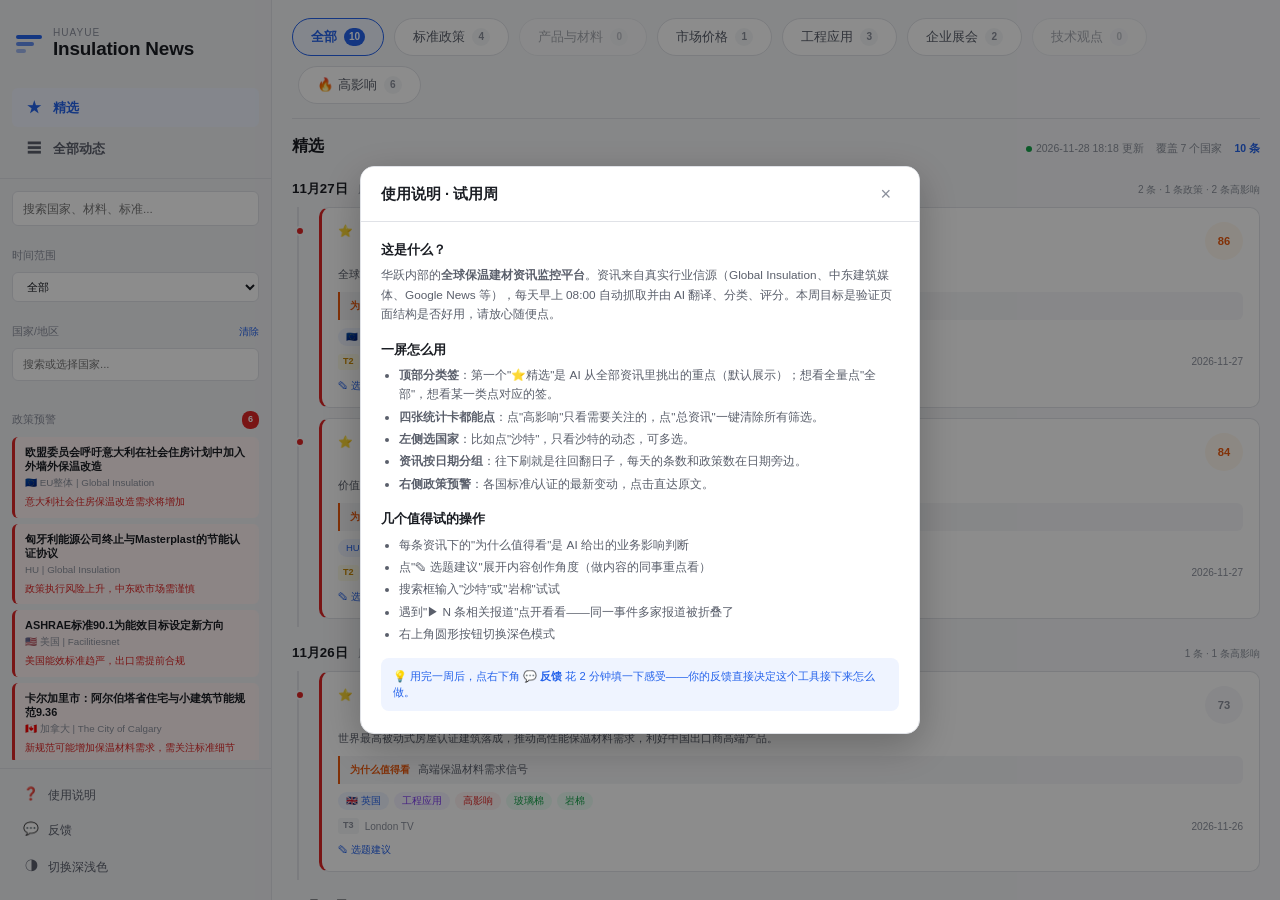
<file: index.html>
<!doctype html>
<html lang="zh-CN">
<head>
  <meta charset="UTF-8" />
  <meta name="viewport" content="width=device-width, initial-scale=1.0" />
  <title>Insulation News | huayue</title>
  <link rel="stylesheet" href="styles.css" />
  <link rel="stylesheet" href="trial.css" />
</head>
<body>
  <div class="app-shell">
    <main class="workspace">
      <aside class="sidebar" aria-label="筛选与菜单">
        <div class="side-brand">
          <div class="brand-mark" aria-hidden="true"><span></span><span></span><span></span></div>
          <div>
            <p class="brand-kicker">huayue</p>
            <h1>Insulation News</h1>
          </div>
        </div>

        <nav class="view-nav" id="viewNav">
          <button class="view-item active" data-view="featured"><span class="view-icon">&#9733;</span>精选</button>
          <button class="view-item" data-view="all"><span class="view-icon">&#9776;</span>全部动态</button>
        </nav>

        <section class="side-section">
          <input id="searchInput" class="side-search" type="search" placeholder="搜索国家、材料、标准..." autocomplete="off" />
        </section>

        <section class="side-section">
          <div class="panel-heading"><span>时间范围</span></div>
          <select id="timeFilter" class="side-select">
            <option value="all" selected>全部</option>
            <option value="today">今天</option>
            <option value="3">近 3 天</option>
            <option value="7">近 7 天</option>
            <option value="month">本月</option>
          </select>
        </section>

        <section class="side-section">
          <div class="panel-heading">
            <span>国家/地区</span>
            <button class="link-button" id="clearCountries">清除</button>
          </div>
          <div class="combo" id="countryCombo">
            <input id="countrySearch" type="text" placeholder="搜索或选择国家..." autocomplete="off" />
            <div class="combo-dropdown" id="countryDropdown" hidden></div>
          </div>
          <div class="selected-countries" id="selectedCountries"></div>
        </section>

        <div class="side-scroll">
          <section class="side-section">
            <div class="panel-heading">
              <span>政策预警</span>
              <span class="badge badge-red" id="alertCount">0</span>
            </div>
            <div class="alert-list" id="policyAlerts"></div>
          </section>

          <section class="side-section">
            <div class="panel-heading">
              <span>选题灵感</span>
              <strong>Tip</strong>
            </div>
            <div class="topic-list" id="topicList"></div>
          </section>
        </div>

        <nav class="side-menu">
          <div id="trialMenu"></div>
          <button class="side-menu-item" id="themeToggle" type="button"><span class="side-menu-icon">&#9681;</span>切换深浅色</button>
        </nav>
      </aside>

      <section class="feed-column">
        <div class="chip-bar" id="chipBar"></div>
        <div class="feed-toolbar">
          <div class="feed-title-area">
            <h2 id="feedTitle">精选</h2>
          </div>
          <div class="feed-meta">
            <span class="update-time" id="updateTime"></span>
            <span class="feed-coverage" id="feedCoverage"></span>
            <span class="feed-count" id="feedCount"></span>
          </div>
        </div>

        <div class="timeline" id="timeline"></div>

        <div class="empty-state" id="emptyState" hidden>
          <strong>没有匹配结果</strong>
          <span>换个分类、关键词或扩大时间范围试试。</span>
        </div>
      </section>

    </main>
  </div>

  <script src="data/bundle.js"></script>
  <script src="app.js"></script>
  <script src="trial.js"></script>
</body>
</html>
</file>
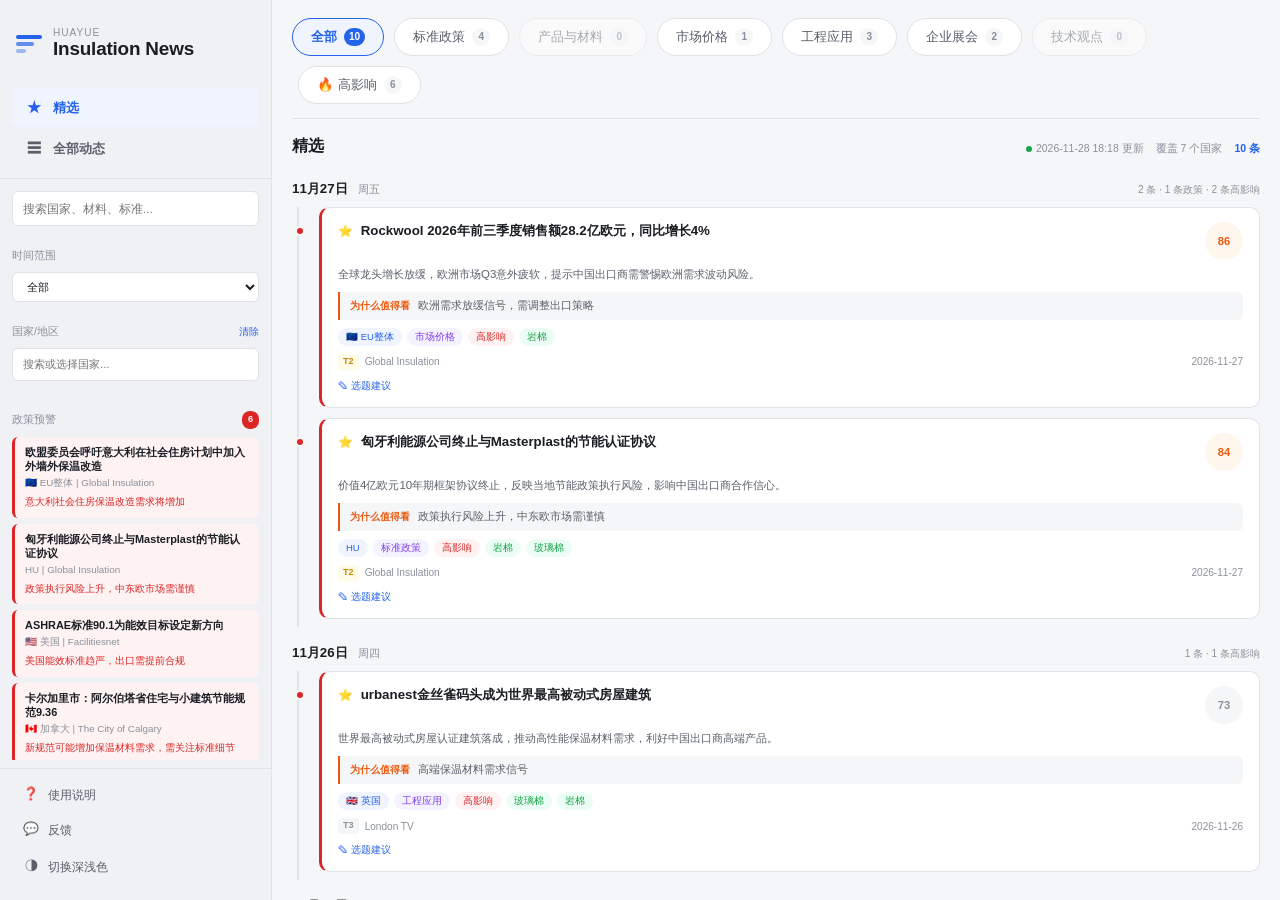
<file: feed.html>
<!doctype html>
<html lang="zh-CN">
<head>
  <meta charset="UTF-8" />
  <meta http-equiv="refresh" content="0; url=index.html" />
  <title>跳转中... | Insulation News</title>
  <script>location.replace('index.html');</script>
</head>
<body>
  <p>时间线已合并进主页，正在跳转... <a href="index.html">点此前往</a></p>
</body>
</html>
</file>
<file: styles.css>
/* ===== Reset & Variables ===== */
*,*::before,*::after{box-sizing:border-box;margin:0;padding:0}
:root{
  --bg:        #f5f6f8;
  --bg-card:   #ffffff;
  --bg-sidebar:#f0f1f4;
  --bg-hover:  #ebedf0;
  --bg-active: #e3e6eb;
  --text:      #1a1d23;
  --text-2:    #5a5f6b;
  --text-3:    #8b909c;
  --border:    #e0e2e7;
  --accent:    #2563eb;
  --accent-bg: #eff4ff;
  --green:     #16a34a;
  --green-bg:  #ecfdf5;
  --orange:    #ea580c;
  --orange-bg: #fff7ed;
  --red:       #dc2626;
  --red-bg:    #fef2f2;
  --yellow:    #ca8a04;
  --yellow-bg: #fefce8;
  --purple:    #7c3aed;
  --purple-bg: #f5f3ff;
  --radius:    6px;
  --radius-lg: 10px;
  --shadow-sm: 0 1px 2px rgba(0,0,0,.05);
  --shadow:    0 1px 3px rgba(0,0,0,.08);
  --shadow-lg: 0 4px 12px rgba(0,0,0,.1);
  --topbar-h:  56px;
  --sidebar-w: 272px;
  --rail-w:    300px;
  --font:      -apple-system,BlinkMacSystemFont,"Segoe UI",Roboto,"Noto Sans SC",sans-serif;
}
[data-theme="dark"]{
  --bg:        #111318;
  --bg-card:   #1a1d24;
  --bg-sidebar:#14161c;
  --bg-hover:  #22252e;
  --bg-active: #2a2e38;
  --text:      #e8eaef;
  --text-2:    #9da3b0;
  --text-3:    #6b7080;
  --border:    #2a2e38;
  --accent:    #5b8def;
  --accent-bg: #1a2340;
  --green-bg:  #0d2818;
  --orange-bg: #2d1a0a;
  --red-bg:    #2d0a0a;
  --yellow-bg: #2d2a0a;
  --purple-bg: #1d0a2d;
  --shadow-sm: 0 1px 2px rgba(0,0,0,.2);
  --shadow:    0 1px 3px rgba(0,0,0,.25);
  --shadow-lg: 0 4px 12px rgba(0,0,0,.35);
}
html{font-size:14px;line-height:1.5}
body{font-family:var(--font);background:var(--bg);color:var(--text);-webkit-font-smoothing:antialiased}
[hidden]{display:none!important}
a{color:var(--accent);text-decoration:none}
a:hover{text-decoration:underline}
button{font:inherit;cursor:pointer;border:none;background:none;color:inherit}
input,select{font:inherit}
.sr-only{position:absolute;width:1px;height:1px;overflow:hidden;clip:rect(0,0,0,0)}

/* ===== App Shell ===== */
.app-shell{display:flex;flex-direction:column;height:100vh;overflow:hidden}

/* ===== Topbar ===== */
.topbar{
  display:flex;align-items:center;gap:16px;
  height:var(--topbar-h);padding:0 20px;
  background:var(--bg-card);border-bottom:1px solid var(--border);
  position:sticky;top:0;z-index:100;
}
.brand{display:flex;align-items:center;gap:10px;flex-shrink:0}
.brand-mark{display:flex;flex-direction:column;gap:3px;width:26px;flex-shrink:0}
.brand-mark span{height:4px;border-radius:2px;background:var(--accent)}
.brand-mark span:nth-child(2){width:70%;opacity:.7}
.brand-mark span:nth-child(3){width:40%;opacity:.4}
.brand-kicker{font-size:.7rem;text-transform:uppercase;letter-spacing:.08em;color:var(--text-3);line-height:1}
.brand h1{font-size:1rem;font-weight:700;line-height:1.2}

.role-tabs{display:flex;gap:2px;background:var(--bg-sidebar);border-radius:var(--radius);padding:2px;flex-shrink:0}
.role-tab{
  padding:6px 14px;font-size:.8rem;font-weight:500;border-radius:4px;
  color:var(--text-2);transition:all .15s;white-space:nowrap;
}
.role-tab:hover{color:var(--text);background:var(--bg-hover)}
.role-tab.active{color:var(--accent);background:var(--bg-card);box-shadow:var(--shadow-sm)}

.top-actions{display:flex;align-items:center;gap:12px;margin-left:auto;flex-shrink:0}
.search-wrap{position:relative}
.search-wrap input{
  width:260px;padding:7px 12px;border:1px solid var(--border);border-radius:var(--radius);
  background:var(--bg);color:var(--text);font-size:.85rem;transition:border-color .15s;
}
.search-wrap input:focus{outline:none;border-color:var(--accent)}
.select-control{display:flex;align-items:center;gap:6px}
.select-control label{font-size:.75rem;color:var(--text-3);white-space:nowrap}
.select-control select{
  padding:6px 8px;border:1px solid var(--border);border-radius:var(--radius);
  background:var(--bg);color:var(--text);font-size:.8rem;
}
.icon-button{
  width:32px;height:32px;display:flex;align-items:center;justify-content:center;
  border-radius:var(--radius);transition:background .15s;
}
.icon-button:hover{background:var(--bg-hover)}
.theme-icon{width:18px;height:18px;border-radius:50%;border:2px solid var(--text-2);position:relative}
.theme-icon::after{content:"";position:absolute;top:2px;right:-1px;width:10px;height:10px;border-radius:50%;background:var(--bg-card)}
[data-theme="dark"] .theme-icon::after{background:var(--text-2)}

/* ===== Workspace ===== */
.workspace{display:flex;flex:1;overflow:hidden}

/* ===== Sidebar ===== */
.sidebar{
  width:var(--sidebar-w);flex-shrink:0;
  background:var(--bg-sidebar);border-right:1px solid var(--border);
  overflow:hidden;padding:12px 0;
  display:flex;flex-direction:column;gap:8px;
}
/* 中部内容区（政策预警+选题）弹性收缩、内部滚动，保证底部菜单始终可见 */
.side-scroll{flex:1;min-height:0;overflow-y:auto;display:flex;flex-direction:column;gap:8px}
.nav-list{display:flex;flex-direction:column;gap:1px;padding:0 8px}
.nav-item{
  display:flex;align-items:center;gap:8px;padding:8px 12px;
  border-radius:var(--radius);font-size:.85rem;font-weight:500;
  color:var(--text-2);transition:all .12s;text-align:left;width:100%;
}
.nav-item:hover{background:var(--bg-hover);color:var(--text);text-decoration:none}
a.nav-item{text-decoration:none}
.nav-item.active{background:var(--accent-bg);color:var(--accent)}
.nav-icon{font-size:1rem;width:20px;text-align:center;flex-shrink:0}
.nav-divider{height:1px;background:var(--border);margin:6px 16px}

/* Country Filter */
.country-filter-panel{padding:0 12px}
.country-groups{display:flex;flex-direction:column;gap:6px;max-height:240px;overflow-y:auto}
.country-group-label{font-size:.7rem;font-weight:600;color:var(--text-3);text-transform:uppercase;letter-spacing:.05em;padding:4px 0 2px}
.country-chips{display:flex;flex-wrap:wrap;gap:4px}
.country-chip{
  font-size:.72rem;padding:3px 8px;border-radius:12px;
  border:1px solid var(--border);color:var(--text-2);
  transition:all .12s;cursor:pointer;white-space:nowrap;
}
.country-chip:hover{border-color:var(--accent);color:var(--accent)}
.country-chip.selected{background:var(--accent-bg);border-color:var(--accent);color:var(--accent);font-weight:600}

/* Source Panel */
.source-panel{padding:0 12px}
.panel-heading{display:flex;justify-content:space-between;align-items:center;padding:8px 0;font-size:.75rem;color:var(--text-3)}
.panel-heading strong{color:var(--accent);font-weight:700}
.link-button{font-size:.7rem;color:var(--accent);cursor:pointer;background:none;border:none;padding:0}
.link-button:hover{text-decoration:underline}
.source-bars{display:flex;flex-direction:column;gap:6px}
.source-bar{display:flex;align-items:center;gap:8px;font-size:.72rem}
.source-bar-label{width:60px;color:var(--text-3);text-align:right;flex-shrink:0}
.source-bar-track{flex:1;height:6px;background:var(--bg-hover);border-radius:3px;overflow:hidden}
.source-bar-fill{height:100%;border-radius:3px;transition:width .5s ease}
.source-bar-count{width:24px;color:var(--text-3);font-size:.7rem}

/* ===== Feed Column ===== */
.feed-column{flex:1;overflow-y:auto;padding:16px 20px;min-width:0}
.feed-toolbar{display:flex;justify-content:space-between;align-items:flex-end;margin-bottom:12px}
.feed-title-area .eyebrow{font-size:.7rem;text-transform:uppercase;letter-spacing:.06em;color:var(--text-3);margin-bottom:2px}
.feed-title-area h2{font-size:1.15rem;font-weight:700}
.feed-meta{display:flex;align-items:center;gap:12px;font-size:.75rem;color:var(--text-3)}
.feed-count{font-weight:600;color:var(--accent)}
.feed-coverage{color:var(--text-3)}
.update-time{display:flex;align-items:center;gap:4px}
.update-time::before{content:"";width:6px;height:6px;border-radius:50%;background:var(--green);display:inline-block}

/* Feed List */
.feed-list{display:flex;flex-direction:column;gap:10px}

/* News Card */
.news-card{
  background:var(--bg-card);border:1px solid var(--border);border-radius:var(--radius-lg);
  padding:14px 16px;transition:box-shadow .15s,border-color .15s;
}
.news-card:hover{box-shadow:var(--shadow);border-color:var(--accent)}
.news-card.high-impact{border-left:3px solid var(--red)}
.news-card.medium-impact{border-left:3px solid var(--orange)}

.card-header{display:flex;justify-content:space-between;align-items:flex-start;gap:12px;margin-bottom:6px}
.card-title{font-size:.95rem;font-weight:600;line-height:1.4;flex:1}
.card-title a{color:var(--text);transition:color .12s}
.card-title a:hover{color:var(--accent);text-decoration:none}
.card-score{
  flex-shrink:0;min-width:38px;height:38px;display:flex;align-items:center;justify-content:center;
  border-radius:50%;font-size:.8rem;font-weight:700;
}
.score-high{background:var(--red-bg);color:var(--red)}
.score-med{background:var(--orange-bg);color:var(--orange)}
.score-low{background:var(--bg);color:var(--text-3)}

.card-summary{font-size:.82rem;color:var(--text-2);line-height:1.55;margin-bottom:8px}

.card-reason{
  display:flex;gap:8px;align-items:baseline;
  font-size:.76rem;color:var(--text-2);line-height:1.5;
  background:var(--bg);border-left:2px solid var(--orange);
  border-radius:0 var(--radius) var(--radius) 0;
  padding:6px 10px;margin-bottom:8px;
}
.card-reason span{flex-shrink:0;font-weight:700;color:var(--orange);font-size:.68rem;white-space:nowrap}

.card-tags{display:flex;flex-wrap:wrap;gap:5px;margin-bottom:8px}
.tag{font-size:.68rem;padding:2px 8px;border-radius:10px;font-weight:500;white-space:nowrap}
.tag-country{background:var(--accent-bg);color:var(--accent)}
.tag-category{background:var(--purple-bg);color:var(--purple)}
.tag-material{background:var(--green-bg);color:var(--green)}
.tag-impact-high{background:var(--red-bg);color:var(--red)}
.tag-impact-medium{background:var(--orange-bg);color:var(--orange)}
.tag-impact-low{background:var(--yellow-bg);color:var(--yellow)}
.tag-source{background:var(--bg);color:var(--text-3);border:1px solid var(--border)}

.card-footer{display:flex;justify-content:space-between;align-items:center;font-size:.72rem;color:var(--text-3)}
.card-source{display:flex;align-items:center;gap:6px}
.source-tier{font-weight:700;padding:1px 5px;border-radius:3px;font-size:.65rem}
.tier-t1{background:var(--green-bg);color:var(--green)}
.tier-t15{background:var(--accent-bg);color:var(--accent)}
.tier-t2{background:var(--yellow-bg);color:var(--yellow)}
.tier-t3{background:var(--bg);color:var(--text-3)}

.card-topic{
  margin-top:8px;padding:8px 10px;
  background:var(--accent-bg);border-radius:var(--radius);
  font-size:.75rem;color:var(--accent);line-height:1.4;
  display:none;
}
.news-card.show-topic .card-topic{display:block}

/* Event Cluster */
.cluster-toggle{
  margin-top:6px;font-size:.72rem;color:var(--accent);cursor:pointer;
  display:flex;align-items:center;gap:4px;
}
.cluster-toggle:hover{text-decoration:underline}
.cluster-items{display:none;margin-top:8px;padding:8px;background:var(--bg);border-radius:var(--radius);font-size:.78rem}
.cluster-items.open{display:block}
.cluster-item{padding:4px 0;color:var(--text-2);display:flex;justify-content:space-between}

/* ===== Daily Report ===== */
.daily-report{display:flex;flex-direction:column;gap:20px}
.daily-date-nav{display:flex;align-items:center;gap:12px;margin-bottom:8px}
.daily-date-nav button{padding:6px 12px;border:1px solid var(--border);border-radius:var(--radius);background:var(--bg-card);font-size:.8rem}
.daily-date-nav button:hover{background:var(--bg-hover)}
.daily-date-nav .current-date{font-weight:700;font-size:1rem}

.daily-section{background:var(--bg-card);border:1px solid var(--border);border-radius:var(--radius-lg);overflow:hidden}
.daily-section-header{
  display:flex;align-items:center;gap:10px;padding:12px 16px;
  background:var(--bg-sidebar);border-bottom:1px solid var(--border);
}
.daily-section-icon{width:28px;height:28px;border-radius:6px;display:flex;align-items:center;justify-content:center;font-size:.9rem;font-weight:700}
.daily-section-icon.policy{background:var(--red-bg);color:var(--red)}
.daily-section-icon.product{background:var(--green-bg);color:var(--green)}
.daily-section-icon.market{background:var(--orange-bg);color:var(--orange)}
.daily-section-icon.project{background:var(--accent-bg);color:var(--accent)}
.daily-section-icon.company{background:var(--purple-bg);color:var(--purple)}
.daily-section-icon.tech{background:var(--yellow-bg);color:var(--yellow)}
.daily-section-title{font-size:.9rem;font-weight:700}
.daily-section-count{font-size:.7rem;color:var(--text-3);margin-left:auto}

.daily-items{padding:8px 0}
.daily-item{display:flex;align-items:flex-start;gap:10px;padding:8px 16px;transition:background .1s}
.daily-item:hover{background:var(--bg-hover)}
.daily-item-flag{font-size:1.1rem;flex-shrink:0;margin-top:1px}
.daily-item-content{flex:1;min-width:0}
.daily-item-title{font-size:.85rem;font-weight:600;line-height:1.4}
.daily-item-summary{font-size:.75rem;color:var(--text-2);margin-top:2px}
.daily-item-meta{display:flex;align-items:center;gap:8px;margin-top:4px;font-size:.68rem;color:var(--text-3)}
.daily-item-impact{font-weight:600}
.impact-high{color:var(--red)}
.impact-medium{color:var(--orange)}
.impact-low{color:var(--yellow)}

/* ===== Insight Rail ===== */
.insight-rail{
  width:var(--rail-w);flex-shrink:0;
  border-left:1px solid var(--border);
  overflow-y:auto;padding:12px;
  display:flex;flex-direction:column;gap:10px;
}
.brief-card{
  background:var(--bg-card);border:1px solid var(--border);border-radius:var(--radius-lg);
  padding:12px;
}

/* Policy Alerts */
.alert-list{display:flex;flex-direction:column;gap:6px}
.alert-item{
  padding:8px 10px;border-radius:var(--radius);font-size:.78rem;
  border-left:3px solid var(--red);background:var(--red-bg);
  cursor:pointer;transition:transform .1s;
}
.alert-item:hover{transform:translateX(2px)}
.alert-item.medium{border-left-color:var(--orange);background:var(--orange-bg)}
.alert-item-title{font-weight:600;line-height:1.3;margin-bottom:3px}
.alert-item-country{font-size:.7rem;color:var(--text-3)}
.alert-item-action{font-size:.7rem;color:var(--red);margin-top:4px;font-weight:500}
.alert-item.medium .alert-item-action{color:var(--orange)}

/* Brief List */
.brief-list{display:flex;flex-direction:column;gap:6px}
.brief-item{padding:6px 4px;border-bottom:1px solid var(--border);font-size:.78rem;cursor:pointer;border-radius:var(--radius)}
.brief-item:last-child{border-bottom:none}
.brief-item:hover{background:var(--bg-hover)}
.brief-item-title{font-weight:600;line-height:1.3;margin-bottom:2px}
.brief-item-meta{font-size:.68rem;color:var(--text-3)}

/* Visual Card */
.visual-card{text-align:center}
.signal-visual{margin:12px 0;position:relative;display:flex;justify-content:center;align-items:center;height:80px}
.signal-ring{
  width:72px;height:72px;border-radius:50%;
  border:3px solid var(--accent);opacity:.3;
  animation:pulse 2s ease-in-out infinite;
}
@keyframes pulse{0%,100%{transform:scale(1);opacity:.3}50%{transform:scale(1.08);opacity:.6}}
.signal-lines{position:absolute;display:flex;gap:3px;bottom:10px}
.signal-lines span{width:3px;border-radius:2px;background:var(--accent)}
.signal-lines span:nth-child(1){height:20px;animation:bar 1.2s ease infinite}
.signal-lines span:nth-child(2){height:32px;animation:bar 1.2s ease .2s infinite}
.signal-lines span:nth-child(3){height:24px;animation:bar 1.2s ease .4s infinite}
@keyframes bar{0%,100%{opacity:.4}50%{opacity:1}}
.signal-copy{font-size:.75rem;color:var(--text-2);line-height:1.4}

/* Tag Cloud */
.tag-cloud{display:flex;flex-wrap:wrap;gap:5px}
.cloud-tag{
  font-size:.7rem;padding:3px 8px;border-radius:10px;
  background:var(--bg);border:1px solid var(--border);color:var(--text-2);
  cursor:pointer;transition:all .12s;
}
.cloud-tag:hover{border-color:var(--accent);color:var(--accent)}
.cloud-tag .tag-count{font-weight:700;color:var(--accent);margin-left:3px}

/* Topic List */
.topic-list{display:flex;flex-direction:column;gap:6px}
.topic-item{padding:6px 8px;background:var(--accent-bg);border-radius:var(--radius);font-size:.75rem;color:var(--accent);line-height:1.3}

/* Badge */
.badge{font-size:.65rem;padding:2px 6px;border-radius:8px;font-weight:700;color:white}
.badge-red{background:var(--red)}
.badge-orange{background:var(--orange)}
.badge-green{background:var(--green)}

/* Empty State */
.empty-state{
  text-align:center;padding:48px 20px;color:var(--text-3);
  display:flex;flex-direction:column;align-items:center;gap:8px;
}
.empty-state strong{font-size:1rem;color:var(--text-2)}

/* ===== Responsive ===== */
@media(max-width:1200px){
  .insight-rail{width:260px}
  .search-wrap input{width:200px}
}
@media(max-width:1024px){
  .insight-rail{display:none}
  .sidebar{width:200px}
}
@media(max-width:768px){
  .sidebar{display:none}
  .topbar{flex-wrap:wrap;height:auto;padding:8px 12px;gap:8px}
  .role-tabs{order:3;width:100%}
  .search-wrap input{width:160px}
}

/* ===== Scrollbar ===== */
::-webkit-scrollbar{width:5px;height:5px}
::-webkit-scrollbar-track{background:transparent}
::-webkit-scrollbar-thumb{background:var(--border);border-radius:3px}
::-webkit-scrollbar-thumb:hover{background:var(--text-3)}

/* ===== 单页版（奥卡姆改版）===== */
/* 分类 chips 行（⭐精选第一位，主导航级体量，位于内容区顶部） */
.chip-bar{display:flex;gap:10px;flex-wrap:wrap;align-items:center;padding:2px 0 14px;border-bottom:1px solid var(--border);margin-bottom:14px}
.chip{display:inline-flex;align-items:center;gap:7px;font-size:.95rem;font-weight:500;padding:8px 18px;border-radius:20px;border:1px solid var(--border);background:var(--bg-card);color:var(--text-2);transition:all .12s;white-space:nowrap}
.chip:hover{border-color:var(--accent);color:var(--accent)}
.chip.active{background:var(--accent-bg);border-color:var(--accent);color:var(--accent);font-weight:700}
.chip.dim{opacity:.5}
.chip-n{font-size:.72rem;font-weight:700;min-width:18px;height:18px;padding:0 5px;display:inline-flex;align-items:center;justify-content:center;border-radius:9px;background:var(--bg);color:var(--text-3)}
.chip.active .chip-n{background:var(--accent);color:#fff}
/* 高影响开关 chip（独立维度，红色调） */
.chip-impact{margin-left:6px}
.chip-impact.active{background:var(--red-bg);border-color:var(--red);color:var(--red)}
.chip-impact.active .chip-n{background:var(--red);color:#fff}
.chip-impact:hover{border-color:var(--red);color:var(--red)}
.chip-clear{font-size:.82rem;color:var(--text-3);background:none;border:none;padding:6px 10px;cursor:pointer;white-space:nowrap}
.chip-clear:hover{color:var(--red)}

/* 左栏只剩国家筛选，放开高度限制 */
.sidebar .country-groups{max-height:none;flex:1}

/* 时间线日期分组 */
.day-group{margin-bottom:6px}
.day-header{position:sticky;top:-16px;z-index:50;display:flex;align-items:baseline;gap:10px;padding:10px 0 8px;background:var(--bg)}
.day-header h3{font-size:.95rem;font-weight:700}
.day-week{font-size:.75rem;color:var(--text-3)}
.day-count{font-size:.72rem;color:var(--text-3);margin-left:auto}
.day-items{position:relative;margin-left:5px;padding-left:20px;border-left:2px solid var(--border);padding-bottom:8px;display:flex;flex-direction:column;gap:10px}

/* 时间线圆点（颜色=影响等级） */
.news-card{position:relative}
.news-card .t-dot{position:absolute;left:-27px;top:18px;width:10px;height:10px;border-radius:50%;background:var(--text-3);border:2px solid var(--bg)}
.news-card.impact-high .t-dot{background:var(--red)}
.news-card.impact-medium .t-dot{background:var(--orange)}
.news-card.impact-high{border-left:3px solid var(--red)}
.news-card.impact-medium{border-left:3px solid var(--orange)}

/* 精选星标 */
.card-star{margin-right:4px;font-size:.85rem}

/* 选题建议：内联可展开（替代角色切换） */
.card-topic-toggle{margin-top:8px;font-size:.74rem;color:var(--accent);cursor:pointer;user-select:none}
.card-topic-toggle:hover{text-decoration:underline}
.card-topic{display:none;margin-top:6px;padding:8px 10px;background:var(--accent-bg);border-radius:var(--radius);font-size:.75rem;color:var(--accent);line-height:1.4}
.card-topic.open{display:block}

/* 空态 */
.rail-empty{font-size:.76rem;color:var(--text-3);padding:8px 0;text-align:center}

/* 右栏取消后：信息流限宽居中保证可读性 */
.chip-bar,.feed-toolbar,#timeline,.empty-state{max-width:980px;margin-left:auto;margin-right:auto;width:100%}

/* 左栏主视图切换（精选 / 全部动态） */
.view-nav{display:flex;flex-direction:column;gap:2px;padding:6px 12px 10px;margin-bottom:4px;border-bottom:1px solid var(--border)}
.view-item{display:flex;align-items:center;gap:9px;padding:9px 12px;border-radius:var(--radius);font-size:.92rem;font-weight:600;color:var(--text-2);text-align:left;width:100%;transition:all .12s}
.view-item:hover{background:var(--bg-hover);color:var(--text)}
.view-item.active{background:var(--accent-bg);color:var(--accent)}
.view-icon{font-size:1rem;width:20px;text-align:center;flex-shrink:0}

/* 侧栏品牌区与搜索框 */
.side-brand{display:flex;align-items:center;gap:11px;padding:16px 16px 14px}
.side-brand .brand-kicker{font-size:.72rem;letter-spacing:.1em;text-transform:uppercase;color:var(--text-3)}
.side-brand h1{font-size:1.35rem;font-weight:800;line-height:1.15;letter-spacing:-.01em}
.side-search{
  width:100%;padding:8px 10px;
  border:1px solid var(--border);border-radius:var(--radius);
  background:var(--bg-card);color:var(--text);font-size:.84rem;
}
.side-search:focus{outline:none;border-color:var(--accent)}

/* ===== 左侧菜单栏 ===== */
.side-section{padding:0 12px;margin-bottom:6px}
.side-select{
  width:100%;padding:7px 10px;
  border:1px solid var(--border);border-radius:var(--radius);
  background:var(--bg-card);color:var(--text);font-size:.82rem;
}
.side-select:focus{outline:none;border-color:var(--accent)}

/* 国家可搜索下拉 */
.combo{position:relative}
.combo input{
  width:100%;padding:7px 10px;
  border:1px solid var(--border);border-radius:var(--radius);
  background:var(--bg-card);color:var(--text);font-size:.82rem;
}
.combo input:focus{outline:none;border-color:var(--accent)}
.combo-dropdown{
  position:absolute;top:calc(100% + 4px);left:0;right:0;
  max-height:280px;overflow-y:auto;
  background:var(--bg-card);border:1px solid var(--border);border-radius:var(--radius);
  box-shadow:var(--shadow-lg);z-index:300;padding:4px;
}
.combo-group-label{font-size:.66rem;font-weight:700;color:var(--text-3);padding:6px 8px 2px;letter-spacing:.04em}
.combo-option{
  display:flex;align-items:center;gap:6px;
  padding:6px 8px;border-radius:4px;
  font-size:.8rem;cursor:pointer;color:var(--text-2);
}
.combo-option:hover{background:var(--bg-hover);color:var(--text)}
.combo-option.selected{color:var(--accent);font-weight:600}
.combo-option.selected::after{content:"\2713";margin-left:auto;font-weight:700}
.combo-empty{padding:12px;font-size:.76rem;color:var(--text-3);text-align:center}

/* 已选国家 chips */
.selected-countries{display:flex;flex-wrap:wrap;gap:5px;margin-top:8px}
.sel-chip{
  display:inline-flex;align-items:center;gap:4px;
  font-size:.74rem;padding:3px 9px;border-radius:12px;
  background:var(--accent-bg);color:var(--accent);border:1px solid var(--accent);
  cursor:pointer;transition:opacity .12s;
}
.sel-chip:hover{opacity:.75}

/* 侧栏底部菜单 */
.side-spacer{flex:1}
.side-menu{display:flex;flex-direction:column;gap:2px;padding:8px 12px 4px;border-top:1px solid var(--border)}
.side-menu-item{
  display:flex;align-items:center;gap:8px;
  padding:8px 10px;border-radius:var(--radius);
  font-size:.84rem;color:var(--text-2);text-align:left;width:100%;
  transition:all .12s;
}
.side-menu-item:hover{background:var(--bg-hover);color:var(--text)}
.side-menu-icon{font-size:.9rem;width:18px;text-align:center;flex-shrink:0}
</file>
<file: trial.css>
/* ===== 试用周组件：使用说明 + 反馈（共用工作台/时间线的主题变量） ===== */

/* 浮动按钮 */
.trial-fab-wrap{position:fixed;right:20px;bottom:20px;display:flex;flex-direction:column;gap:10px;z-index:900}
.trial-fab{
  display:flex;align-items:center;gap:6px;
  padding:9px 16px;border-radius:22px;
  font-size:.82rem;font-weight:600;
  background:var(--bg-card);color:var(--text-2);
  border:1px solid var(--border);box-shadow:0 2px 10px rgba(0,0,0,.12);
  transition:all .15s;
}
.trial-fab:hover{color:var(--accent);border-color:var(--accent);transform:translateY(-1px)}
.trial-fab.primary{background:var(--accent);color:#fff;border-color:var(--accent)}
.trial-fab.primary:hover{opacity:.9;color:#fff}

/* 遮罩与弹窗 */
.trial-overlay{
  position:fixed;inset:0;z-index:950;
  background:rgba(0,0,0,.45);
  display:flex;align-items:center;justify-content:center;padding:20px;
}
.trial-modal{
  background:var(--bg-card);border:1px solid var(--border);border-radius:14px;
  width:100%;max-width:560px;max-height:86vh;overflow-y:auto;
  box-shadow:0 12px 40px rgba(0,0,0,.25);
}
.trial-modal-head{
  position:sticky;top:0;display:flex;align-items:center;justify-content:space-between;
  padding:16px 20px;background:var(--bg-card);border-bottom:1px solid var(--border);
}
.trial-modal-head h2{font-size:1.05rem;font-weight:700}
.trial-close{font-size:1.3rem;color:var(--text-3);line-height:1;padding:2px 8px;border-radius:6px}
.trial-close:hover{background:var(--bg-hover);color:var(--text)}
.trial-modal-body{padding:18px 20px 22px}

/* 使用说明排版 */
.trial-modal-body h3{font-size:.92rem;font-weight:700;margin:16px 0 6px;color:var(--text)}
.trial-modal-body h3:first-child{margin-top:0}
.trial-modal-body p{font-size:.84rem;color:var(--text-2);line-height:1.65;margin-bottom:6px}
.trial-modal-body ul{margin:4px 0 8px 18px}
.trial-modal-body li{font-size:.84rem;color:var(--text-2);line-height:1.65;margin-bottom:3px}
.trial-tip{
  margin-top:14px;padding:10px 12px;border-radius:8px;
  background:var(--accent-bg);color:var(--accent);
  font-size:.8rem;line-height:1.5;
}
.trial-kbd{display:inline-block;padding:0 6px;border:1px solid var(--border);border-radius:4px;background:var(--bg);font-size:.78rem}

/* 反馈表单 */
.trial-field{margin-bottom:14px}
.trial-field label{display:block;font-size:.82rem;font-weight:600;margin-bottom:5px;color:var(--text)}
.trial-field label .opt{font-weight:400;color:var(--text-3);font-size:.75rem}
.trial-field select,.trial-field input[type="text"],.trial-field textarea{
  width:100%;padding:8px 10px;
  border:1px solid var(--border);border-radius:8px;
  background:var(--bg);color:var(--text);font-size:.84rem;font-family:inherit;
}
.trial-field textarea{min-height:84px;resize:vertical}
.trial-field select:focus,.trial-field input:focus,.trial-field textarea:focus{outline:none;border-color:var(--accent)}
.trial-actions{display:flex;gap:10px;align-items:center;margin-top:16px;flex-wrap:wrap}
.trial-btn{
  padding:9px 20px;border-radius:8px;font-size:.85rem;font-weight:600;
  background:var(--accent);color:#fff;transition:opacity .15s;
}
.trial-btn:hover{opacity:.9}
.trial-btn.ghost{background:var(--bg);color:var(--text-2);border:1px solid var(--border)}
.trial-btn.ghost:hover{color:var(--accent);border-color:var(--accent)}
.trial-note{font-size:.74rem;color:var(--text-3)}

/* 提交成功态 */
.trial-success{
  text-align:center;padding:26px 10px;
}
.trial-success .big{font-size:2rem;margin-bottom:10px}
.trial-success p{font-size:.86rem;color:var(--text-2);line-height:1.7}
.trial-success .copied-box{
  margin:14px 0;padding:12px;border-radius:8px;text-align:left;
  background:var(--bg);border:1px dashed var(--border);
  font-size:.76rem;color:var(--text-3);white-space:pre-wrap;max-height:180px;overflow-y:auto;
}

@media(max-width:640px){
  .trial-fab-wrap{right:12px;bottom:12px}
  .trial-fab{padding:8px 13px;font-size:.78rem}
}
</file>
